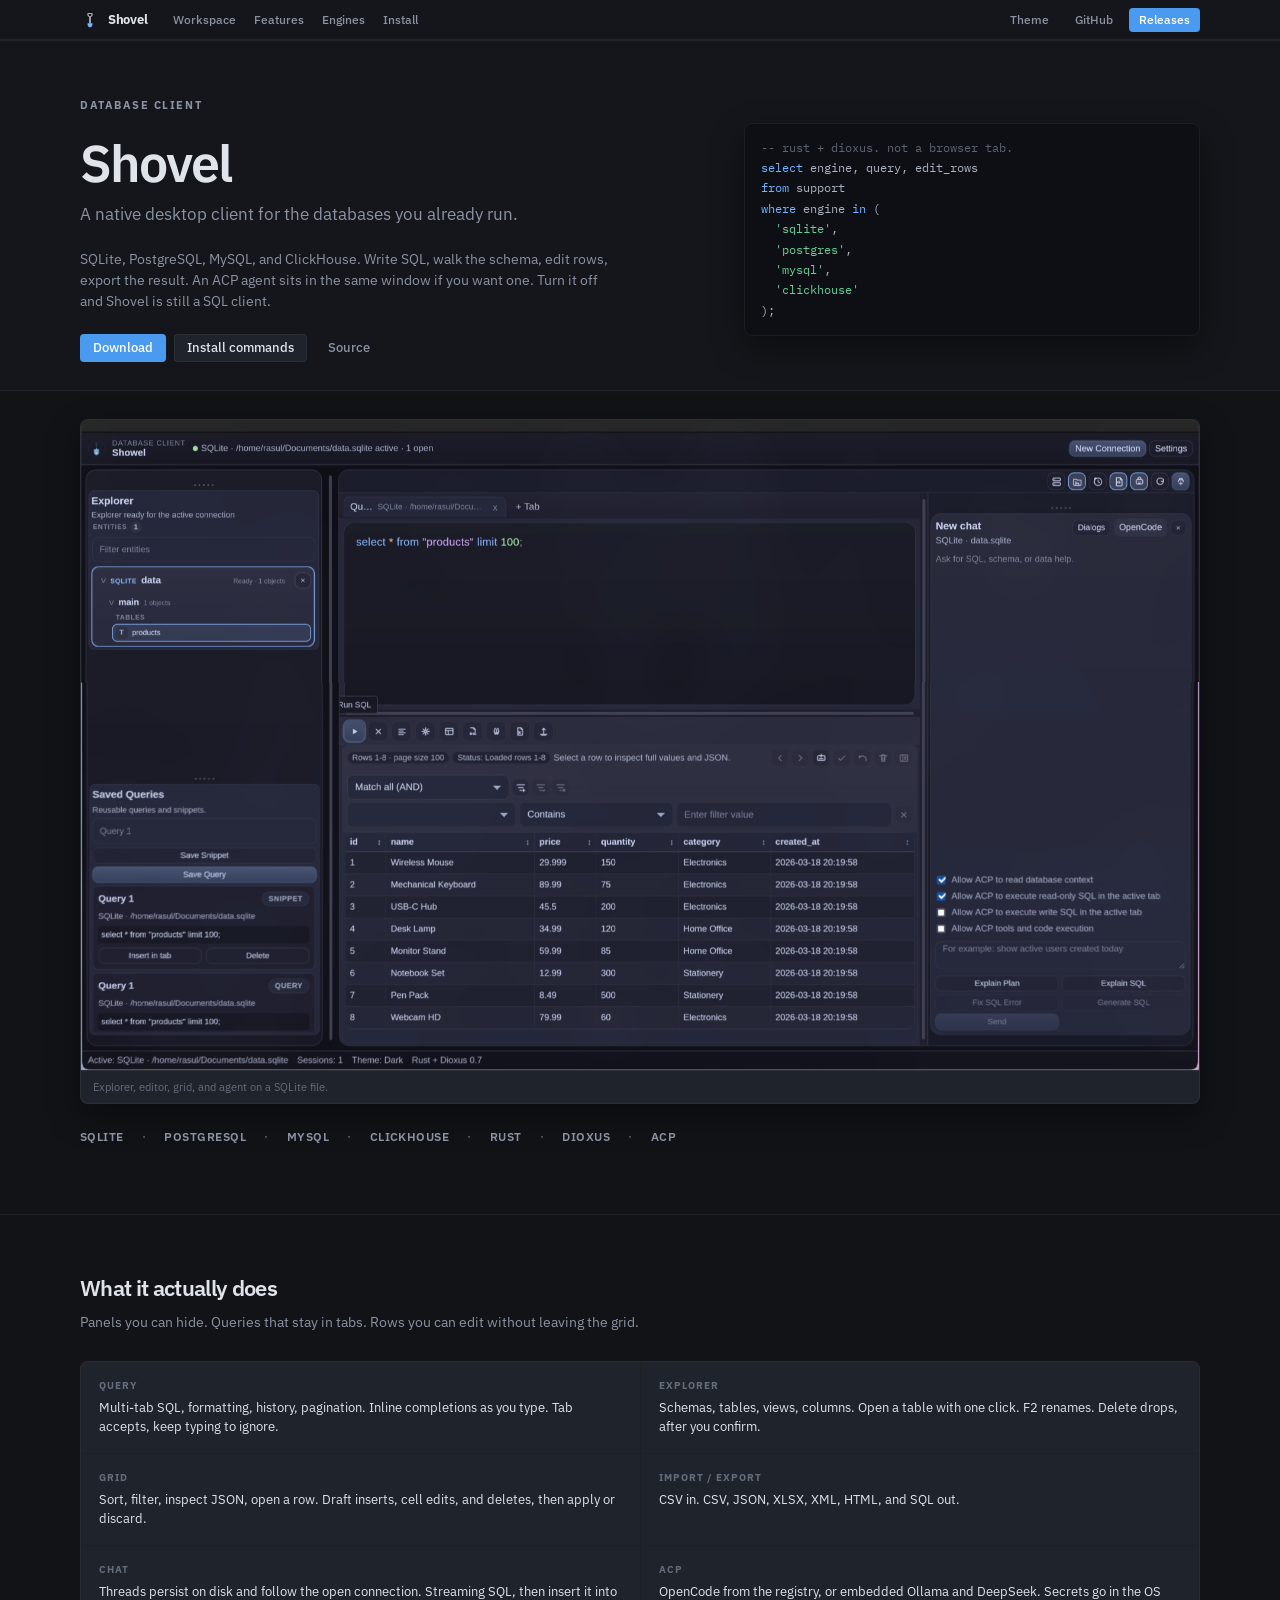
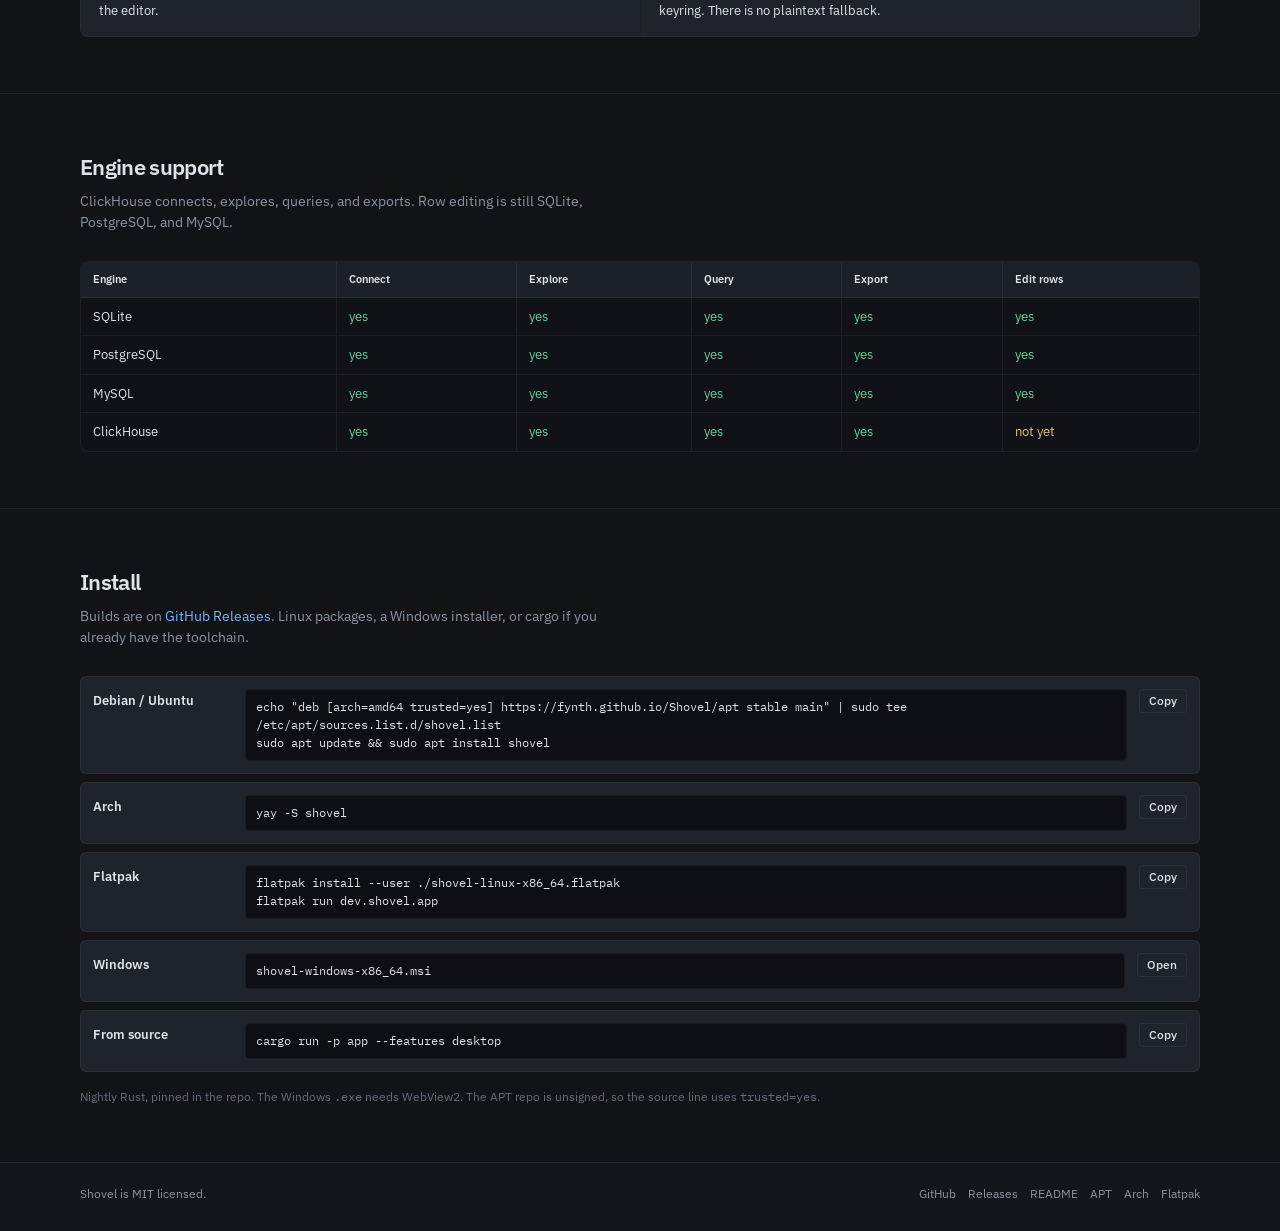
<file: pages/index.html>
<!doctype html>
<html lang="en" class="theme-dark">
  <head>
    <meta charset="utf-8" />
    <meta name="viewport" content="width=device-width, initial-scale=1" />
    <title>Shovel — native desktop database client</title>
    <meta
      name="description"
      content="Shovel is a native desktop database client for SQLite, PostgreSQL, MySQL, and ClickHouse. SQL editor, result grid, schema explorer, and optional ACP agents."
    />
    <meta name="theme-color" content="#14161b" />
    <link rel="canonical" href="https://fynth.github.io/Shovel/" />
    <link rel="icon" href="./assets/favicon.png" type="image/png" />
    <link rel="icon" href="./assets/icon.svg" type="image/svg+xml" />
    <meta property="og:title" content="Shovel" />
    <meta
      property="og:description"
      content="Native desktop database client. SQLite, PostgreSQL, MySQL, ClickHouse. Rust and Dioxus."
    />
    <meta property="og:type" content="website" />
    <meta property="og:url" content="https://fynth.github.io/Shovel/" />
    <meta property="og:image" content="https://fynth.github.io/Shovel/assets/workspace.png" />
    <meta name="twitter:card" content="summary_large_image" />
    <link rel="preconnect" href="https://fonts.googleapis.com" />
    <link rel="preconnect" href="https://fonts.gstatic.com" crossorigin />
    <link
      href="https://fonts.googleapis.com/css2?family=IBM+Plex+Mono:wght@400;500&family=IBM+Plex+Sans:wght@400;500;600;700&display=swap"
      rel="stylesheet"
    />
    <link rel="stylesheet" href="./styles.css" />
  </head>
  <body>
    <a class="skip" href="#content">Skip to content</a>

    <header class="site-header">
      <div class="wrap">
        <a class="brand" href="./">
          <svg class="brand__mark" viewBox="0 0 1024 1024" width="20" height="20" aria-hidden="true">
            <path fill="currentColor" fill-rule="evenodd" d="M404 164H620C631.046 164 640 172.954 640 184V247C640 311.065 588.065 363 524 363H500C435.935 363 384 311.065 384 247V184C384 172.954 392.954 164 404 164ZM430 206V249C430 293.183 465.817 329 510 329H514C558.183 329 594 293.183 594 249V206H430Z"/>
            <rect x="478" y="342" width="68" height="330" fill="currentColor"/>
            <path fill="#74b4ff" d="M512 632C529.673 632 544 646.327 544 664V705H480V664C480 646.327 494.327 632 512 632Z"/>
            <path fill="#74b4ff" d="M393 672C390.791 672 389 673.791 389 676V745C389 825.5 441.5 870.5 511.5 900C512.5 900.42 513.5 900.42 514.5 900C584.5 870.5 637 825.5 637 745V676C637 673.791 635.209 672 633 672H393Z"/>
          </svg>
          Shovel
        </a>
        <nav class="nav" aria-label="Page">
          <a href="#workspace">Workspace</a>
          <a href="#features">Features</a>
          <a href="#engines">Engines</a>
          <a href="#install">Install</a>
        </nav>
        <div class="header-actions">
          <button class="btn btn--ghost" type="button" data-theme-toggle>Theme</button>
          <a class="btn btn--ghost" href="https://github.com/Fynth/Shovel">GitHub</a>
          <a class="btn btn--primary" href="https://github.com/Fynth/Shovel/releases/latest">Releases</a>
        </div>
      </div>
    </header>

    <main id="content">
      <section class="hero">
        <div class="wrap">
          <div>
            <p class="eyebrow">Database client</p>
            <h1>Shovel</h1>
            <p class="lede">A native desktop client for the databases you already run.</p>
            <p>
              SQLite, PostgreSQL, MySQL, and ClickHouse. Write SQL, walk the schema, edit rows,
              export the result. An ACP agent sits in the same window if you want one. Turn it off
              and Shovel is still a SQL client.
            </p>
            <div class="hero-actions">
              <a class="btn btn--primary" href="https://github.com/Fynth/Shovel/releases/latest">Download</a>
              <a class="btn" href="#install">Install commands</a>
              <a class="btn btn--ghost" href="https://github.com/Fynth/Shovel">Source</a>
            </div>
          </div>
          <pre class="snippet" aria-hidden="true"><span class="tok-cm">-- rust + dioxus. not a browser tab.</span>
<span class="tok-kw">select</span> engine, query, edit_rows
<span class="tok-kw">from</span> support
<span class="tok-kw">where</span> engine <span class="tok-kw">in</span> (
  <span class="tok-str">'sqlite'</span>,
  <span class="tok-str">'postgres'</span>,
  <span class="tok-str">'mysql'</span>,
  <span class="tok-str">'clickhouse'</span>
);</pre>
        </div>
      </section>

      <div class="shot" id="workspace">
        <div class="wrap">
          <figure class="frame">
            <img
              src="./assets/workspace.png"
              width="1890"
              height="1099"
              alt="Shovel workspace with schema explorer, SQL editor, result grid, and agent panel"
            />
            <figcaption>Explorer, editor, grid, and agent on a SQLite file.</figcaption>
          </figure>
          <p class="engines-strip">
            SQLite <span>·</span> PostgreSQL <span>·</span> MySQL <span>·</span> ClickHouse
            <span>·</span> Rust <span>·</span> Dioxus <span>·</span> ACP
          </p>
        </div>
      </div>

      <section id="features">
        <div class="wrap">
          <h2>What it actually does</h2>
          <p class="section-lead">
            Panels you can hide. Queries that stay in tabs. Rows you can edit without leaving the
            grid.
          </p>
          <div class="features">
            <article class="feature">
              <h3>Query</h3>
              <p>Multi-tab SQL, formatting, history, pagination. Inline completions as you type. Tab accepts, keep typing to ignore.</p>
            </article>
            <article class="feature">
              <h3>Explorer</h3>
              <p>Schemas, tables, views, columns. Open a table with one click. F2 renames. Delete drops, after you confirm.</p>
            </article>
            <article class="feature">
              <h3>Grid</h3>
              <p>Sort, filter, inspect JSON, open a row. Draft inserts, cell edits, and deletes, then apply or discard.</p>
            </article>
            <article class="feature">
              <h3>Import / export</h3>
              <p>CSV in. CSV, JSON, XLSX, XML, HTML, and SQL out.</p>
            </article>
            <article class="feature">
              <h3>Chat</h3>
              <p>Threads persist on disk and follow the open connection. Streaming SQL, then insert it into the editor.</p>
            </article>
            <article class="feature">
              <h3>ACP</h3>
              <p>OpenCode from the registry, or embedded Ollama and DeepSeek. Secrets go in the OS keyring. There is no plaintext fallback.</p>
            </article>
          </div>
        </div>
      </section>

      <section id="engines">
        <div class="wrap">
          <h2>Engine support</h2>
          <p class="section-lead">
            ClickHouse connects, explores, queries, and exports. Row editing is still SQLite,
            PostgreSQL, and MySQL.
          </p>
          <div class="table-wrap">
            <table>
              <thead>
                <tr>
                  <th>Engine</th>
                  <th>Connect</th>
                  <th>Explore</th>
                  <th>Query</th>
                  <th>Export</th>
                  <th>Edit rows</th>
                </tr>
              </thead>
              <tbody>
                <tr>
                  <td>SQLite</td>
                  <td class="yes">yes</td>
                  <td class="yes">yes</td>
                  <td class="yes">yes</td>
                  <td class="yes">yes</td>
                  <td class="yes">yes</td>
                </tr>
                <tr>
                  <td>PostgreSQL</td>
                  <td class="yes">yes</td>
                  <td class="yes">yes</td>
                  <td class="yes">yes</td>
                  <td class="yes">yes</td>
                  <td class="yes">yes</td>
                </tr>
                <tr>
                  <td>MySQL</td>
                  <td class="yes">yes</td>
                  <td class="yes">yes</td>
                  <td class="yes">yes</td>
                  <td class="yes">yes</td>
                  <td class="yes">yes</td>
                </tr>
                <tr>
                  <td>ClickHouse</td>
                  <td class="yes">yes</td>
                  <td class="yes">yes</td>
                  <td class="yes">yes</td>
                  <td class="yes">yes</td>
                  <td class="warn">not yet</td>
                </tr>
              </tbody>
            </table>
          </div>
        </div>
      </section>

      <section id="install">
        <div class="wrap">
          <h2>Install</h2>
          <p class="section-lead">
            Builds are on
            <a href="https://github.com/Fynth/Shovel/releases/latest">GitHub Releases</a>.
            Linux packages, a Windows installer, or cargo if you already have the toolchain.
          </p>
          <div class="install">
            <div class="install-row">
              <h3>Debian / Ubuntu</h3>
              <pre>echo "deb [arch=amd64 trusted=yes] https://fynth.github.io/Shovel/apt stable main" | sudo tee /etc/apt/sources.list.d/shovel.list
sudo apt update && sudo apt install shovel</pre>
              <button
                class="btn"
                type="button"
                data-copy="echo &quot;deb [arch=amd64 trusted=yes] https://fynth.github.io/Shovel/apt stable main&quot; | sudo tee /etc/apt/sources.list.d/shovel.list
sudo apt update && sudo apt install shovel"
              >
                Copy
              </button>
            </div>
            <div class="install-row">
              <h3>Arch</h3>
              <pre>yay -S shovel</pre>
              <button class="btn" type="button" data-copy="yay -S shovel">Copy</button>
            </div>
            <div class="install-row">
              <h3>Flatpak</h3>
              <pre>flatpak install --user ./shovel-linux-x86_64.flatpak
flatpak run dev.shovel.app</pre>
              <button
                class="btn"
                type="button"
                data-copy="flatpak install --user ./shovel-linux-x86_64.flatpak
flatpak run dev.shovel.app"
              >
                Copy
              </button>
            </div>
            <div class="install-row">
              <h3>Windows</h3>
              <pre>shovel-windows-x86_64.msi</pre>
              <a class="btn" href="https://github.com/Fynth/Shovel/releases/latest">Open</a>
            </div>
            <div class="install-row">
              <h3>From source</h3>
              <pre>cargo run -p app --features desktop</pre>
              <button class="btn" type="button" data-copy="cargo run -p app --features desktop">Copy</button>
            </div>
          </div>
          <p class="note">
            Nightly Rust, pinned in the repo. The Windows <span class="mono">.exe</span> needs WebView2.
            The APT repo is unsigned, so the source line uses <span class="mono">trusted=yes</span>.
          </p>
        </div>
      </section>
    </main>

    <footer class="site-footer">
      <div class="wrap">
        <span>Shovel is MIT licensed.</span>
        <nav aria-label="Footer">
          <a href="https://github.com/Fynth/Shovel">GitHub</a>
          <a href="https://github.com/Fynth/Shovel/releases">Releases</a>
          <a href="https://github.com/Fynth/Shovel/blob/main/README.md">README</a>
          <a href="./apt/">APT</a>
          <a href="./arch/">Arch</a>
          <a href="./flatpak/">Flatpak</a>
        </nav>
      </div>
    </footer>

    <div class="toast-wrap" id="toasts"></div>
    <script src="./app.js"></script>
  </body>
</html>
</file>
<file: pages/styles.css>
:root {
  --font-sans: "IBM Plex Sans", "Segoe UI Variable", "Segoe UI", system-ui, sans-serif;
  --font-mono: "IBM Plex Mono", "SF Mono", "Cascadia Code", ui-monospace, monospace;
  --radius-sm: 4px;
  --radius-md: 6px;
  --radius-lg: 8px;
  --wrap: min(1120px, calc(100% - 40px));
  --motion: 160ms;
}

.theme-dark {
  color-scheme: dark;
  --bg: #111317;
  --shell: #14161b;
  --sidebar: #191c23;
  --elevated: #1f232c;
  --contrast: #282d38;
  --main: #101218;
  --border: rgba(255, 255, 255, 0.06);
  --border-strong: rgba(255, 255, 255, 0.11);
  --text: #dfe3ea;
  --muted: #8b93a2;
  --dim: #656d7b;
  --primary: #74b4ff;
  --primary-hover: #9accff;
  --primary-active: #4a9af0;
  --success: #6bcf9a;
  --warning: #e5c07b;
  --danger: #e06c75;
  --hover: rgba(255, 255, 255, 0.05);
  --active: rgba(116, 180, 255, 0.14);
  --editor: #0d0f14;
  --tok-kw: #74b4ff;
  --tok-str: #6bcf9a;
  --tok-num: #d19a66;
  --tok-cm: #5c6370;
  --tok-id: #abb2bf;
  --grid-header: #1c2028;
  --shadow: 0 12px 32px rgba(0, 0, 0, 0.38);
  --focus: 0 0 0 1px color-mix(in srgb, var(--primary) 72%, transparent);
  --theme-color: #14161b;
}

.theme-light {
  color-scheme: light;
  --bg: #e8ebf0;
  --shell: #e4e8ee;
  --sidebar: #eef1f5;
  --elevated: #ffffff;
  --contrast: #e2e6ed;
  --main: #ffffff;
  --border: rgba(20, 30, 45, 0.1);
  --border-strong: rgba(20, 30, 45, 0.16);
  --text: #1c2330;
  --muted: #5c6573;
  --dim: #838c99;
  --primary: #0a7aff;
  --primary-hover: #2e91ff;
  --primary-active: #0062cc;
  --success: #17865e;
  --warning: #9a6700;
  --danger: #d6455d;
  --hover: rgba(20, 30, 45, 0.05);
  --active: rgba(10, 122, 255, 0.1);
  --editor: #ffffff;
  --tok-kw: #0a7aff;
  --tok-str: #17865e;
  --tok-num: #b35c00;
  --tok-cm: #838c99;
  --tok-id: #334155;
  --grid-header: #f3f5f8;
  --shadow: 0 10px 28px rgba(20, 30, 45, 0.12);
  --focus: 0 0 0 1px color-mix(in srgb, var(--primary) 70%, transparent);
  --theme-color: #e4e8ee;
}

*,
*::before,
*::after {
  box-sizing: border-box;
}

html {
  scroll-behavior: smooth;
}

html,
body {
  margin: 0;
  min-height: 100%;
  background: var(--bg);
  color: var(--text);
  font-family: var(--font-sans);
  font-size: 14px;
  line-height: 1.5;
  -webkit-font-smoothing: antialiased;
}

body {
  overflow-x: hidden;
}

img {
  max-width: 100%;
  display: block;
}

a {
  color: var(--primary);
  text-decoration: none;
}

a:hover {
  color: var(--primary-hover);
}

button,
input {
  font: inherit;
  color: inherit;
}

button {
  background: none;
  border: 0;
  padding: 0;
  cursor: pointer;
}

code,
pre,
.mono {
  font-family: var(--font-mono);
}

:focus-visible {
  outline: none;
  box-shadow: var(--focus);
}

.skip {
  position: absolute;
  left: 12px;
  top: 8px;
  z-index: 40;
  padding: 6px 10px;
  border: 1px solid var(--border-strong);
  border-radius: var(--radius-sm);
  background: var(--elevated);
  color: var(--text);
  transform: translateY(-160%);
}

.skip:focus {
  transform: none;
}

.wrap {
  width: var(--wrap);
  margin: 0 auto;
}

.site-header {
  position: sticky;
  top: 0;
  z-index: 20;
  height: 40px;
  display: flex;
  align-items: center;
  background: var(--shell);
  border-bottom: 1px solid var(--border);
}

.site-header .wrap {
  display: flex;
  align-items: center;
  gap: 18px;
  width: var(--wrap);
}

.brand {
  display: inline-flex;
  align-items: center;
  gap: 8px;
  color: var(--text);
  font-size: 13px;
  font-weight: 700;
  letter-spacing: -0.02em;
}

.brand:hover {
  color: var(--text);
}

.brand__mark {
  width: 20px;
  height: 20px;
  display: block;
  flex: 0 0 auto;
  color: var(--text);
}

.nav {
  display: flex;
  align-items: center;
  gap: 2px;
  min-width: 0;
}

.nav a {
  padding: 4px 8px;
  border-radius: var(--radius-sm);
  color: var(--muted);
  font-size: 12px;
  font-weight: 500;
}

.nav a:hover {
  color: var(--text);
  background: var(--hover);
}

.header-actions {
  margin-left: auto;
  display: flex;
  align-items: center;
  gap: 6px;
}

.btn {
  height: 24px;
  padding: 0 9px;
  display: inline-flex;
  align-items: center;
  justify-content: center;
  gap: 6px;
  border: 1px solid var(--border);
  border-radius: var(--radius-sm);
  background: var(--elevated);
  color: var(--text);
  font-size: 12px;
  font-weight: 500;
  line-height: 1;
  white-space: nowrap;
}

.btn:hover {
  color: var(--text);
  border-color: color-mix(in srgb, var(--primary) 32%, var(--border));
  background: color-mix(in srgb, var(--primary) 8%, var(--elevated));
}

.btn--primary {
  border-color: transparent;
  background: var(--primary-active);
  color: #fff;
}

.btn--primary:hover {
  border-color: transparent;
  background: var(--primary);
  color: #fff;
}

.btn--ghost {
  border-color: transparent;
  background: transparent;
  color: var(--muted);
}

.btn--ghost:hover {
  border-color: transparent;
  background: var(--hover);
  color: var(--text);
}

.hero {
  padding: 56px 0 28px;
  background: var(--shell);
  border-bottom: 1px solid var(--border);
}

.hero .wrap {
  display: grid;
  grid-template-columns: minmax(0, 1.15fr) minmax(280px, 0.85fr);
  gap: 48px;
  align-items: center;
}

.eyebrow {
  margin: 0 0 10px;
  color: var(--primary);
  font-size: 11px;
  font-weight: 700;
  letter-spacing: 0.14em;
  text-transform: uppercase;
}

.hero h1 {
  margin: 0 0 12px;
  font-size: clamp(36px, 5vw, 52px);
  font-weight: 600;
  letter-spacing: -0.04em;
  line-height: 1.05;
}

.lede {
  margin: 0 0 14px;
  max-width: 38rem;
  color: var(--text);
  font-size: 17px;
  line-height: 1.45;
}

.hero p {
  margin: 0 0 22px;
  max-width: 38rem;
  color: var(--muted);
}

.hero-actions {
  display: flex;
  flex-wrap: wrap;
  gap: 8px;
}

.hero-actions .btn {
  height: 28px;
  padding: 0 12px;
  font-size: 13px;
}

.snippet {
  margin: 0;
  padding: 14px 16px;
  border: 1px solid var(--border);
  border-radius: var(--radius-lg);
  background: var(--editor);
  box-shadow: var(--shadow);
  color: var(--tok-id);
  font-family: var(--font-mono);
  font-size: 12px;
  line-height: 1.7;
  overflow-x: auto;
}

.tok-cm {
  color: var(--tok-cm);
}
.tok-kw {
  color: var(--tok-kw);
}
.tok-str {
  color: var(--tok-str);
}
.tok-num {
  color: var(--tok-num);
}
.tok-id {
  color: var(--tok-id);
}

.shot {
  padding: 28px 0 56px;
  background: var(--bg);
}

.frame {
  margin: 0;
  border: 1px solid var(--border);
  border-radius: var(--radius-lg);
  background: var(--elevated);
  box-shadow: var(--shadow);
  overflow: hidden;
}

.frame img {
  width: 100%;
  height: auto;
}

.frame figcaption {
  padding: 8px 12px;
  border-top: 1px solid var(--border);
  color: var(--dim);
  font-size: 11px;
}

.engines-strip {
  display: flex;
  flex-wrap: wrap;
  gap: 8px 18px;
  padding: 12px 0 0;
  color: var(--muted);
  font-size: 12px;
  font-weight: 600;
  letter-spacing: 0.04em;
  text-transform: uppercase;
}

.engines-strip span {
  color: var(--dim);
  font-weight: 500;
}

section {
  padding: 56px 0;
  border-top: 1px solid var(--border);
}

section h2 {
  margin: 0 0 8px;
  font-size: 22px;
  font-weight: 600;
  letter-spacing: -0.03em;
}

.section-lead {
  margin: 0 0 28px;
  max-width: 40rem;
  color: var(--muted);
}

.features {
  display: grid;
  grid-template-columns: 1fr 1fr;
  gap: 1px;
  border: 1px solid var(--border);
  border-radius: var(--radius-lg);
  overflow: hidden;
  background: var(--border);
}

.feature {
  padding: 16px 18px;
  background: var(--elevated);
}

.feature h3 {
  margin: 0 0 6px;
  color: var(--dim);
  font-size: 10px;
  font-weight: 700;
  letter-spacing: 0.1em;
  text-transform: uppercase;
}

.feature p {
  margin: 0;
  color: var(--text);
  font-size: 13px;
  line-height: 1.45;
}

.table-wrap {
  overflow: auto;
  border: 1px solid var(--border);
  border-radius: var(--radius-lg);
  background: var(--main);
}

table {
  width: 100%;
  border-collapse: separate;
  border-spacing: 0;
  font-size: 13px;
}

th,
td {
  padding: 9px 12px;
  border-bottom: 1px solid var(--border);
  border-right: 1px solid var(--border);
  text-align: left;
  vertical-align: top;
}

th:last-child,
td:last-child {
  border-right: 0;
}

tr:last-child td {
  border-bottom: 0;
}

th {
  position: sticky;
  top: 0;
  background: var(--grid-header);
  font-size: 11px;
  font-weight: 600;
  white-space: nowrap;
}

tbody tr:hover td {
  background: var(--active);
}

.yes {
  color: var(--success);
}

.no {
  color: var(--dim);
}

.warn {
  color: var(--warning);
}

.install {
  display: flex;
  flex-direction: column;
  gap: 8px;
}

.install-row {
  display: grid;
  grid-template-columns: 140px minmax(0, 1fr) auto;
  gap: 12px;
  align-items: start;
  padding: 12px;
  border: 1px solid var(--border);
  border-radius: var(--radius-md);
  background: var(--elevated);
}

.install-row h3 {
  margin: 2px 0 0;
  font-size: 13px;
  font-weight: 600;
}

.install-row pre {
  margin: 0;
  padding: 8px 10px;
  border: 1px solid var(--border);
  border-radius: var(--radius-sm);
  background: var(--editor);
  color: var(--text);
  font-size: 12px;
  line-height: 1.5;
  overflow-x: auto;
  white-space: pre-wrap;
  word-break: break-word;
}

.note {
  margin: 16px 0 0;
  color: var(--dim);
  font-size: 12px;
}

.site-footer {
  padding: 22px 0 28px;
  border-top: 1px solid var(--border);
  background: var(--shell);
  color: var(--muted);
  font-size: 12px;
}

.site-footer .wrap {
  display: flex;
  flex-wrap: wrap;
  gap: 8px 18px;
  align-items: center;
}

.site-footer nav {
  margin-left: auto;
  display: flex;
  flex-wrap: wrap;
  gap: 12px;
}

.site-footer a {
  color: var(--muted);
}

.site-footer a:hover {
  color: var(--text);
}

.toast-wrap {
  position: fixed;
  right: 16px;
  bottom: 16px;
  z-index: 30;
  display: flex;
  flex-direction: column;
  gap: 8px;
  pointer-events: none;
}

.toast {
  min-width: 180px;
  padding: 8px 12px;
  border: 1px solid var(--border);
  border-radius: var(--radius-md);
  background: var(--elevated);
  box-shadow: var(--shadow);
  color: var(--text);
  font-size: 12px;
  pointer-events: auto;
}

.missing {
  padding: 80px 0;
}

.missing h1 {
  margin: 0 0 8px;
  font-size: 28px;
  letter-spacing: -0.03em;
}

.missing p {
  margin: 0 0 16px;
  color: var(--muted);
}

* {
  scrollbar-width: thin;
  scrollbar-color: color-mix(in srgb, var(--border-strong) 86%, transparent)
    color-mix(in srgb, var(--main) 92%, transparent);
}

@media (max-width: 860px) {
  :root {
    --wrap: min(1120px, calc(100% - 28px));
  }

  .hero {
    padding: 36px 0 24px;
  }

  .hero .wrap,
  .features,
  .install-row {
    grid-template-columns: 1fr;
  }

  .nav {
    display: none;
  }

  .site-footer .wrap,
  .site-footer nav {
    margin-left: 0;
  }

  section {
    padding: 40px 0;
  }
}

@media (prefers-reduced-motion: reduce) {
  html {
    scroll-behavior: auto;
  }
}
</file>
